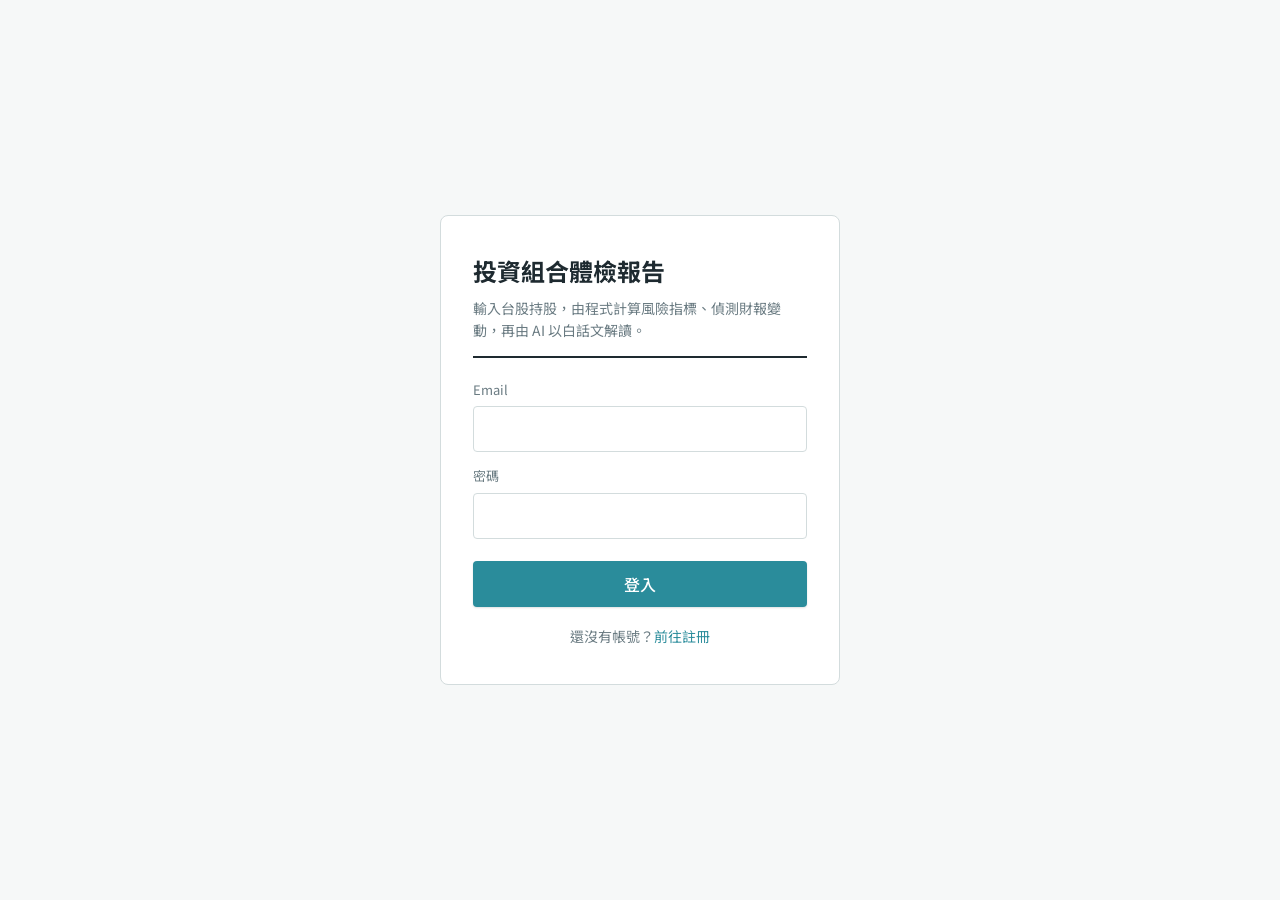
<file: static/index.html>
<!doctype html>
<html lang="zh-Hant">
<head>
  <meta charset="utf-8">
  <meta name="viewport" content="width=device-width, initial-scale=1">
  <title>投資組合體檢報告 — 登入</title>
  <link rel="preconnect" href="https://fonts.googleapis.com">
  <link rel="preconnect" href="https://fonts.gstatic.com" crossorigin>
  <link href="https://fonts.googleapis.com/css2?family=IBM+Plex+Sans:wght@400;500;600;700&family=Noto+Sans+TC:wght@400;500;700&display=swap" rel="stylesheet">
  <link rel="stylesheet" href="/static/css/report.css">
  <style>
    .auth-wrap{min-height:100vh; display:flex; align-items:center; justify-content:center; padding:24px;}
    .auth-card{width:100%; max-width:400px; background:#fff; border:1px solid var(--rule); border-radius:8px; padding:36px 32px;}
    .auth-card h1{font-size:24px; font-weight:700; margin-bottom:6px;}
    .auth-card .intro{font-size:14px; color:var(--muted); line-height:1.6; margin-bottom:8px;}
    .auth-card .rule-line{height:2px; background:var(--ink); margin:14px 0 22px;}
    .auth form{display:flex; flex-direction:column;}
    .auth label{font-size:13px; color:var(--muted); margin:14px 0 6px;}
    .auth form > label:first-of-type{margin-top:0;}
    .auth input{width:100%;}
    .auth .btn{width:100%; margin-top:22px; text-align:center;}
    .auth .switch{text-align:center; font-size:14px; color:var(--muted); margin-top:18px;}
  </style>
</head>
<body>
  <div class="auth-wrap">
    <div class="auth-card auth">
      <h1>投資組合體檢報告</h1>
      <p class="intro">輸入台股持股，由程式計算風險指標、偵測財報變動，再由 AI 以白話文解讀。</p>
      <div class="rule-line"></div>

      <div id="err" class="notice hidden"></div>

      <!-- 登入 -->
      <form id="loginForm">
        <label for="l_email">Email</label>
        <input type="email" id="l_email" required autocomplete="email">
        <label for="l_pw">密碼</label>
        <input type="password" id="l_pw" required autocomplete="current-password">
        <button type="submit" class="btn">登入</button>
        <p class="switch">還沒有帳號？<a href="#" id="toReg">前往註冊</a></p>
      </form>

      <!-- 註冊 -->
      <form id="regForm" class="hidden">
        <label for="r_name">顯示名稱</label>
        <input type="text" id="r_name" required>
        <label for="r_email">Email</label>
        <input type="email" id="r_email" required autocomplete="email">
        <label for="r_pw">密碼（至少 8 碼）</label>
        <input type="password" id="r_pw" required minlength="8" autocomplete="new-password">
        <label for="r_pw2">確認密碼</label>
        <input type="password" id="r_pw2" required minlength="8">
        <button type="submit" class="btn">註冊</button>
        <p class="switch">已經有帳號？<a href="#" id="toLogin">返回登入</a></p>
      </form>
    </div>
  </div>

  <script>
    const err = document.getElementById('err');
    const showErr = (m) => { err.className = 'notice'; err.textContent = m; };
    const hideErr = () => { err.className = 'notice hidden'; };

    const loginForm = document.getElementById('loginForm');
    const regForm = document.getElementById('regForm');
    document.getElementById('toReg').onclick = (e) => { e.preventDefault(); hideErr(); loginForm.classList.add('hidden'); regForm.classList.remove('hidden'); };
    document.getElementById('toLogin').onclick = (e) => { e.preventDefault(); hideErr(); regForm.classList.add('hidden'); loginForm.classList.remove('hidden'); };

    async function api(path, body){
      const r = await fetch('/api' + path, { method:'POST', headers:{ 'Content-Type':'application/json' }, body: JSON.stringify(body) });
      const data = await r.json().catch(() => ({}));
      if (!r.ok) throw new Error(data?.error?.message || '發生錯誤');
      return data;
    }

    loginForm.onsubmit = async (e) => {
      e.preventDefault(); hideErr();
      try { await api('/auth/login', { email: l_email.value, password: l_pw.value }); location.href = '/dashboard'; }
      catch (ex) { showErr(ex.message); }
    };
    regForm.onsubmit = async (e) => {
      e.preventDefault(); hideErr();
      if (r_pw.value !== r_pw2.value) return showErr('兩次密碼不一致。');
      try {
        await api('/auth/register', { email: r_email.value, password: r_pw.value, display_name: r_name.value });
        await api('/auth/login', { email: r_email.value, password: r_pw.value });
        location.href = '/dashboard';
      } catch (ex) { showErr(ex.message); }
    };
  </script>
</body>
</html>
</file>
<file: static/css/report.css>
/* report.css — 體檢報告式共用設計系統（DESIGN.md 定案，dashboard / radar / eval 共用）
   色票、字型、tab 導航、按鈕、表單、表格、嚴重度徽章、範圍條、骨架、動態回饋。 */
:root{
  --paper:#F6F8F8; --ink:#1E2A30; --rule:#D3DCDD; --accent:#2A8C9B;
  --low:#3E5F8F; --mid:#B0740F; --high:#7D2650; --high-strong:#5E1536;
  --low-bg:#CDDAEA; --mid-bg:#EBD6A8; --high-bg:#E6C6D4;
  --muted:#6A7B82; --field:#fff; --track:#ECEFF0;
}
*{box-sizing:border-box; margin:0; padding:0;}
html,body{background:var(--paper); color:var(--ink);}
body{font-family:"Noto Sans TC",sans-serif; font-size:16px; line-height:1.6; -webkit-font-smoothing:antialiased;}
.num{font-family:"IBM Plex Sans",sans-serif; font-variant-numeric:tabular-nums;}
a{color:var(--accent); text-decoration:none;} a:hover{text-decoration:underline;}
button{font-family:inherit; font-size:16px; cursor:pointer;}
:focus-visible{outline:2px solid var(--accent); outline-offset:2px;}
.wrap{max-width:1040px; margin:0 auto; padding:0 24px;}
.hidden{display:none !important;}
.hint{font-size:13px; color:var(--muted);}
code{font-family:"IBM Plex Sans",monospace; background:var(--track); padding:1px 5px; border-radius:3px; font-size:14px;}

/* 報告抬頭 + tab 導航 */
header.rpt{border-bottom:2px solid var(--ink); margin-top:28px; padding-bottom:14px;
  display:flex; justify-content:space-between; align-items:flex-end; gap:16px; flex-wrap:wrap;}
header.rpt h1{font-size:28px; font-weight:700; letter-spacing:.01em;}
.nav{display:flex; align-items:center; gap:2px; font-size:15px; flex-wrap:wrap;}
.nav a{position:relative; padding:7px 13px; color:var(--muted); font-weight:500;}
.nav a::after{content:""; position:absolute; left:13px; right:13px; bottom:-3px; height:2px; background:var(--accent);
  transform:scaleX(0); transform-origin:center; transition:transform .22s cubic-bezier(.22,1,.36,1);}
.nav a:hover{color:var(--ink); text-decoration:none;} .nav a:hover::after{transform:scaleX(1);}
.nav a.active{color:var(--ink); font-weight:700;} .nav a.active::after{transform:scaleX(1);}
.nav .who{color:var(--muted); font-size:13px; padding:0 10px; margin-left:6px; border-left:1px solid var(--rule);}
.nav a.logout{color:var(--muted);} .nav a.logout::after{display:none;} .nav a.logout:hover{color:var(--high);}

section{margin-top:32px;}
h2.sec{font-size:20px; font-weight:700; margin-bottom:12px;}
.lead{font-size:14px; color:var(--muted); margin-bottom:14px;}

/* 提示 / 錯誤條 */
.notice{border:1px solid var(--rule); border-left:3px solid var(--high); background:#fff;
  padding:12px 16px; font-size:14px; border-radius:3px; margin-bottom:16px;}
.notice.ok{border-left-color:var(--accent);}
.notice.hidden{display:none;}

/* 表格（報告式，無卡片陰影） */
table{width:100%; border-collapse:collapse;}
thead th{font-size:12px; color:var(--muted); font-weight:500; text-align:left; padding:10px 12px; border-bottom:1px solid var(--rule);}
tbody td{padding:14px 12px; border-bottom:1px solid var(--rule); font-size:16px; vertical-align:middle;}
tbody tr:last-child td{border-bottom:none;}
.ta-r{text-align:right;} th.ta-r{text-align:right;}
.tscroll{overflow-x:auto;}

/* 按鈕：hover 上浮+陰影、active 下壓 */
.btn{background:var(--accent); color:#fff; border:none; padding:11px 22px; border-radius:4px; font-weight:500;
  box-shadow:0 1px 2px rgba(30,42,48,.14);
  transition:background .16s ease, transform .12s cubic-bezier(.22,1,.36,1), box-shadow .16s ease;}
.btn:hover{background:#247b89; transform:translateY(-2px); box-shadow:0 7px 18px rgba(42,140,155,.30);}
.btn:active{transform:translateY(0); box-shadow:0 1px 2px rgba(30,42,48,.14); transition-duration:.05s;}
.btn:disabled{background:#9DBFC5; cursor:default; transform:none; box-shadow:none;}
.btn.ghost{background:#fff; color:var(--accent); border:1px solid var(--accent); box-shadow:none;}
.btn.ghost:hover{background:#EAF4F5; transform:translateY(-2px); box-shadow:0 6px 14px rgba(42,140,155,.18);}

/* 表單：focus 光暈 + label 呼應 */
.fld{display:flex; flex-direction:column; gap:5px;}
.fld label{font-size:12px; color:var(--muted); transition:color .15s ease;}
input,select{font-family:inherit; font-size:16px; padding:10px 12px; border:1px solid var(--rule);
  border-radius:4px; background:var(--field); color:var(--ink);
  transition:border-color .15s ease, box-shadow .2s ease, background .15s ease;}
input::placeholder{color:#AAB6BA;}
input:hover,select:hover{border-color:#B6C4C6;}
input:focus,select:focus{border-color:var(--accent); outline:none; background:#fff; box-shadow:0 0 0 3px rgba(42,140,155,.15);}
.fld:focus-within label{color:var(--accent);}

/* 嚴重度徽章（財報旗標通用，對齊 level 色） */
.sev{display:inline-block; padding:2px 10px; border-radius:11px; font-size:13px; color:#fff; white-space:nowrap;}
.sev-極端{background:var(--high-strong);} .sev-顯著{background:var(--mid);} .sev-注意{background:#8A969B;}

/* 參考範圍條 */
.rbar{position:relative; height:12px; border-radius:6px; display:flex; overflow:visible; background:var(--track);}
.rbar .z{height:100%;}
.rbar .z1{background:var(--low-bg); border-radius:6px 0 0 6px;}
.rbar .z2{background:var(--mid-bg);}
.rbar .z3{background:var(--high-bg); border-radius:0 6px 6px 0;}
.rbar .mk{position:absolute; top:-5px; width:0; height:0; border-left:6px solid transparent; border-right:6px solid transparent;
  border-top:9px solid var(--ink); transform:translateX(-50%); transition:left .6s cubic-bezier(.22,1,.36,1);}

/* 骨架 / 轉圈 */
.sk{background:linear-gradient(90deg,#EDF1F1 25%,#E3E9E9 37%,#EDF1F1 63%); background-size:400% 100%;
  animation:shim 1.3s ease infinite; border-radius:4px;}
@keyframes shim{0%{background-position:100% 0;}100%{background-position:0 0;}}
.spin{display:inline-block; width:14px; height:14px; border:2px solid rgba(255,255,255,.5);
  border-top-color:#fff; border-radius:50%; animation:sp .7s linear infinite; vertical-align:-2px; margin-right:6px;}
@keyframes sp{to{transform:rotate(360deg);}}

@media (prefers-reduced-motion: reduce){
  .rbar .mk{transition:none;} .sk{animation:none;} .spin{animation:none;}
  .btn,.btn:hover,.btn:active{transform:none; transition:background .16s;} .nav a::after{transition:none;}
}
</file>
